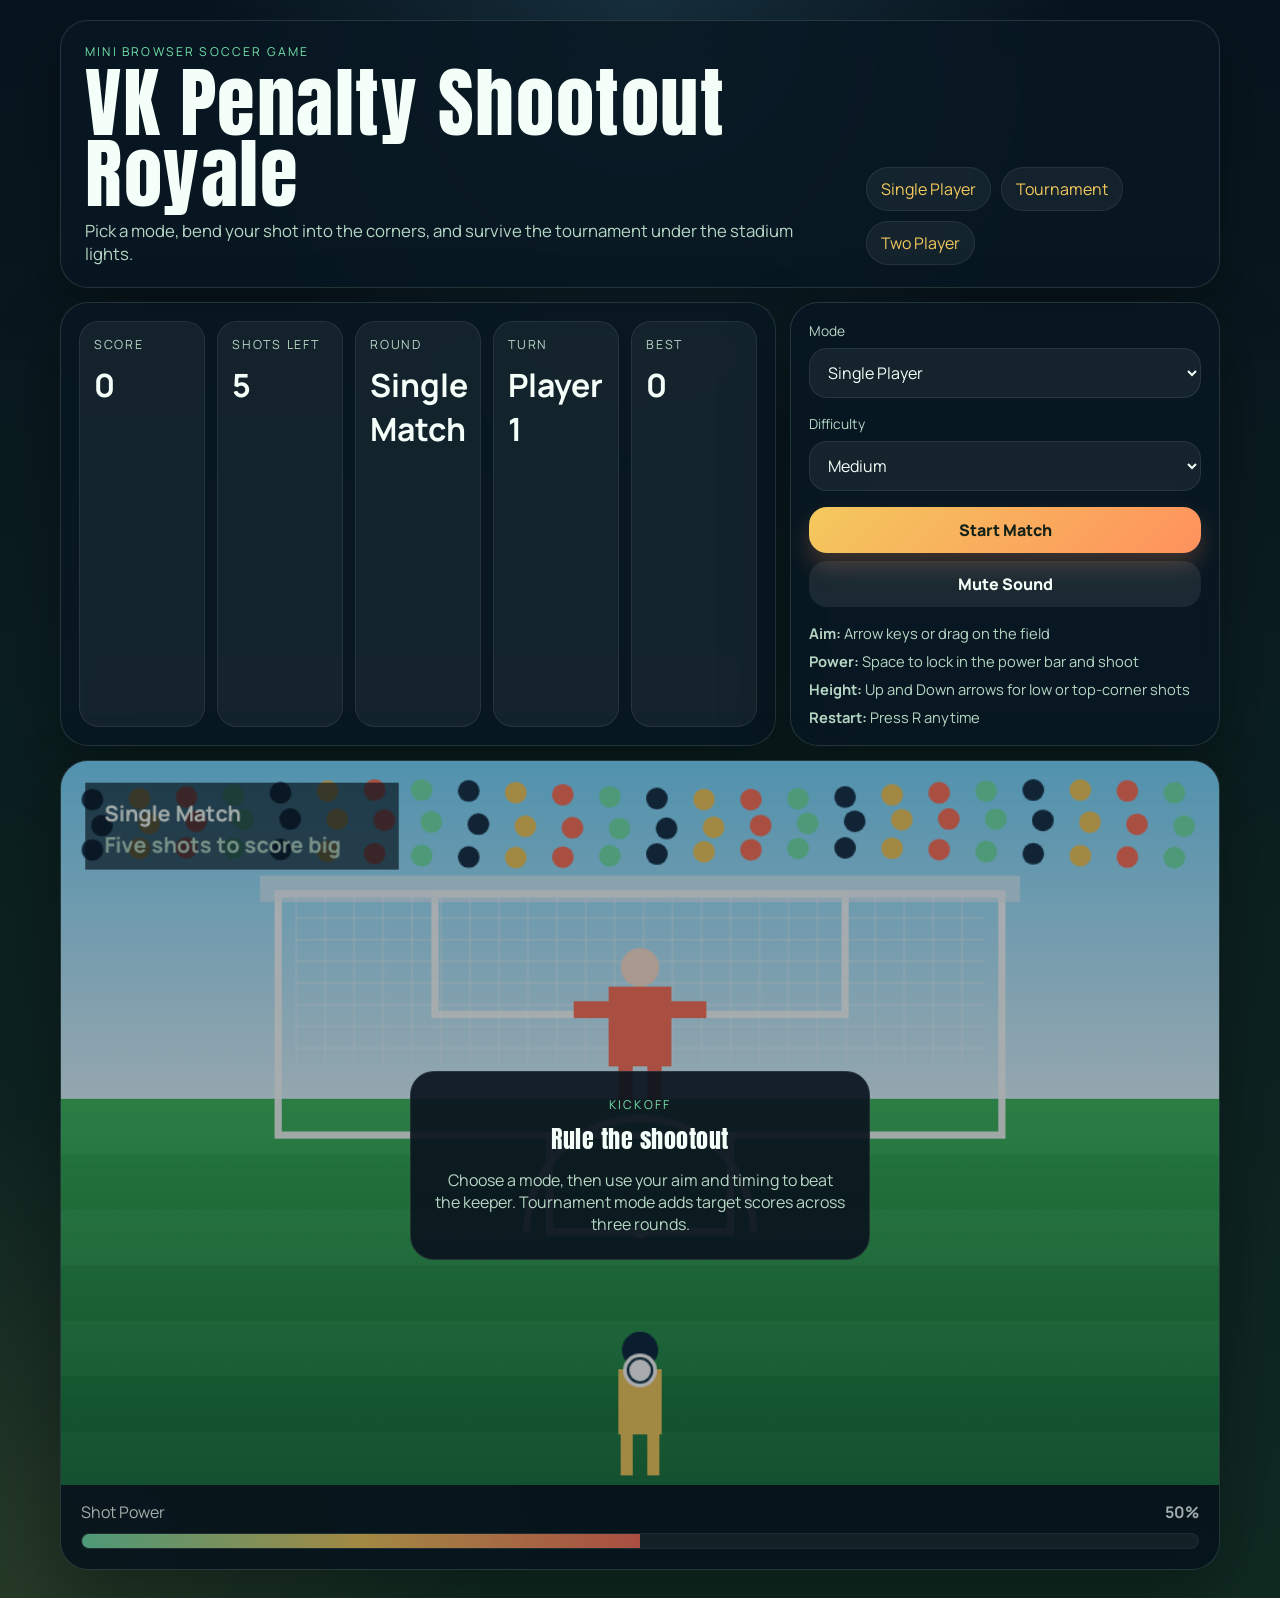
<file: index.html>
<!DOCTYPE html>
<html lang="en">
<head>
  <meta charset="UTF-8">
  <meta name="viewport" content="width=device-width, initial-scale=1.0">
  <title>VK Penalty Shootout Royale</title>
  <link rel="preconnect" href="https://fonts.googleapis.com">
  <link rel="preconnect" href="https://fonts.gstatic.com" crossorigin>
  <link href="https://fonts.googleapis.com/css2?family=Anton&family=Manrope:wght@400;600;700;800&display=swap" rel="stylesheet">
  <link rel="stylesheet" href="styles.css">
</head>
<body>
  <main class="app-shell">
    <section class="hero-card">
      <div>
        <p class="eyebrow">Mini Browser Soccer Game</p>
        <h1>VK Penalty Shootout Royale</h1>
        <p class="subtitle">Pick a mode, bend your shot into the corners, and survive the tournament under the stadium lights.</p>
      </div>

      <div class="hero-badges">
        <span>Single Player</span>
        <span>Tournament</span>
        <span>Two Player</span>
      </div>
    </section>

    <section class="dashboard">
      <div class="hud-card">
        <div class="stat">
          <span class="stat-label">Score</span>
          <strong id="score">0</strong>
        </div>
        <div class="stat">
          <span class="stat-label">Shots Left</span>
          <strong id="shots-left">5</strong>
        </div>
        <div class="stat">
          <span class="stat-label">Round</span>
          <strong id="round-label">Practice</strong>
        </div>
        <div class="stat">
          <span class="stat-label">Turn</span>
          <strong id="turn-label">Player 1</strong>
        </div>
        <div class="stat">
          <span class="stat-label">Best</span>
          <strong id="best-score">0</strong>
        </div>
      </div>

      <aside class="control-card">
        <div class="control-group">
          <label for="mode-select">Mode</label>
          <select id="mode-select">
            <option value="single">Single Player</option>
            <option value="tournament">Tournament</option>
            <option value="duel">Two Player Duel</option>
          </select>
        </div>

        <div class="control-group">
          <label for="difficulty-select">Difficulty</label>
          <select id="difficulty-select">
            <option value="easy">Easy</option>
            <option value="medium" selected>Medium</option>
            <option value="hard">Hard</option>
          </select>
        </div>

        <div class="control-group">
          <button id="start-button" type="button">Start Match</button>
          <button id="mute-button" type="button" class="secondary">Sound On</button>
        </div>

        <div class="help-list">
          <p><strong>Aim:</strong> Arrow keys or drag on the field</p>
          <p><strong>Power:</strong> Space to lock in the power bar and shoot</p>
          <p><strong>Height:</strong> Up and Down arrows for low or top-corner shots</p>
          <p><strong>Restart:</strong> Press R anytime</p>
        </div>
      </aside>
    </section>

    <section class="game-card">
      <canvas id="game" width="960" height="600" aria-label="Soccer penalty shootout game"></canvas>

      <div class="power-panel">
        <div class="power-header">
          <span>Shot Power</span>
          <strong id="power-value">50%</strong>
        </div>
        <div class="power-track">
          <div id="power-fill" class="power-fill"></div>
        </div>
      </div>

      <div class="mobile-controls">
        <div class="mobile-row">
          <button type="button" data-action="left">Left</button>
          <button type="button" data-action="up">High</button>
          <button type="button" data-action="right">Right</button>
        </div>
        <div class="mobile-row">
          <button type="button" data-action="down">Low</button>
          <button type="button" data-action="shoot" class="shoot-button">Shoot</button>
          <button type="button" data-action="restart">Restart</button>
        </div>
      </div>

      <div class="overlay" id="overlay">
        <div class="panel">
          <p class="eyebrow" id="overlay-tag">Kickoff</p>
          <h2 id="overlay-title">Rule the shootout</h2>
          <p id="overlay-text">Choose a mode, then use your aim and timing to beat the keeper. Tournament mode adds target scores across three rounds.</p>
        </div>
      </div>
    </section>
  </main>

  <script src="game.js"></script>
</body>
</html>
</file>
<file: styles.css>
:root {
  --bg-1: #07141e;
  --bg-2: #102a22;
  --card: rgba(8, 23, 34, 0.8);
  --card-border: rgba(210, 245, 221, 0.14);
  --text: #f5fff9;
  --muted: #b6d7c5;
  --gold: #f4c95d;
  --mint: #73e2ac;
  --coral: #ff715b;
  --sky: #78d9ff;
  --shadow: 0 26px 70px rgba(0, 0, 0, 0.32);
}

* {
  box-sizing: border-box;
}

body {
  margin: 0;
  min-height: 100vh;
  font-family: "Manrope", sans-serif;
  color: var(--text);
  background:
    radial-gradient(circle at top, rgba(120, 217, 255, 0.14), transparent 26%),
    radial-gradient(circle at bottom left, rgba(244, 201, 93, 0.1), transparent 24%),
    linear-gradient(180deg, var(--bg-1), var(--bg-2));
}

body::before {
  content: "";
  position: fixed;
  inset: 0;
  background:
    linear-gradient(90deg, transparent 49.5%, rgba(255, 255, 255, 0.03) 50%, transparent 50.5%),
    linear-gradient(transparent 49.5%, rgba(255, 255, 255, 0.03) 50%, transparent 50.5%);
  background-size: 60px 60px;
  opacity: 0.14;
  pointer-events: none;
}

.app-shell {
  width: min(1160px, calc(100% - 24px));
  margin: 0 auto;
  padding: 20px 0 28px;
  display: grid;
  gap: 14px;
}

.hero-card,
.hud-card,
.control-card,
.game-card {
  background: var(--card);
  border: 1px solid var(--card-border);
  border-radius: 28px;
  box-shadow: var(--shadow);
  backdrop-filter: blur(18px);
}

.hero-card {
  padding: 22px 24px;
  display: flex;
  justify-content: space-between;
  gap: 16px;
  align-items: end;
}

.eyebrow {
  margin: 0 0 8px;
  text-transform: uppercase;
  letter-spacing: 0.18em;
  font-size: 0.76rem;
  color: var(--mint);
}

h1,
h2,
p {
  margin: 0;
}

h1,
h2 {
  font-family: "Anton", sans-serif;
  letter-spacing: 0.02em;
  font-weight: 400;
}

h1 {
  font-size: clamp(2.5rem, 7vw, 4.8rem);
  line-height: 0.92;
}

.subtitle {
  margin-top: 10px;
  max-width: 740px;
  color: var(--muted);
  font-size: 1.05rem;
}

.hero-badges {
  display: flex;
  flex-wrap: wrap;
  gap: 10px;
}

.hero-badges span {
  padding: 10px 14px;
  border-radius: 999px;
  border: 1px solid rgba(255, 255, 255, 0.08);
  background: rgba(255, 255, 255, 0.05);
  color: var(--gold);
  white-space: nowrap;
}

.dashboard {
  display: grid;
  grid-template-columns: 1.5fr 0.9fr;
  gap: 14px;
}

.hud-card {
  padding: 18px;
  display: grid;
  grid-template-columns: repeat(5, minmax(0, 1fr));
  gap: 12px;
}

.stat {
  padding: 14px;
  border-radius: 20px;
  background: rgba(255, 255, 255, 0.05);
  border: 1px solid rgba(255, 255, 255, 0.08);
}

.stat-label {
  display: block;
  font-size: 0.78rem;
  color: var(--muted);
  text-transform: uppercase;
  letter-spacing: 0.14em;
}

.stat strong {
  display: block;
  margin-top: 10px;
  font-size: clamp(1.15rem, 2.5vw, 2rem);
}

.control-card {
  padding: 18px;
  display: grid;
  gap: 16px;
}

.control-group {
  display: grid;
  gap: 8px;
}

label {
  font-size: 0.86rem;
  color: var(--muted);
}

select,
button {
  border: 0;
  border-radius: 18px;
  padding: 12px 14px;
  font: inherit;
}

select {
  color: var(--text);
  background: rgba(255, 255, 255, 0.06);
  border: 1px solid rgba(255, 255, 255, 0.08);
}

button {
  font-weight: 800;
  cursor: pointer;
  background: linear-gradient(135deg, var(--gold), #ff915d);
  color: #132117;
  box-shadow: 0 12px 24px rgba(255, 145, 93, 0.24);
}

button.secondary {
  background: rgba(255, 255, 255, 0.08);
  color: var(--text);
  box-shadow: none;
}

.help-list {
  display: grid;
  gap: 8px;
  color: var(--muted);
  font-size: 0.92rem;
}

.game-card {
  position: relative;
  overflow: hidden;
  padding-bottom: 20px;
}

canvas {
  display: block;
  width: 100%;
  height: auto;
  aspect-ratio: 8 / 5;
}

.power-panel {
  padding: 16px 20px 0;
}

.power-header {
  display: flex;
  justify-content: space-between;
  align-items: center;
  margin-bottom: 10px;
}

.power-track {
  height: 16px;
  border-radius: 999px;
  overflow: hidden;
  background: rgba(255, 255, 255, 0.08);
  border: 1px solid rgba(255, 255, 255, 0.08);
}

.power-fill {
  height: 100%;
  width: 50%;
  background: linear-gradient(90deg, var(--mint), var(--gold), var(--coral));
  transition: width 70ms linear;
}

.mobile-controls {
  display: none;
  padding: 16px 20px 0;
  gap: 10px;
}

.mobile-row {
  display: grid;
  grid-template-columns: repeat(3, minmax(0, 1fr));
  gap: 10px;
}

.shoot-button {
  background: linear-gradient(135deg, var(--mint), var(--sky));
}

.overlay {
  position: absolute;
  inset: 0;
  display: grid;
  place-items: center;
  background: rgba(4, 12, 18, 0.34);
  padding: 24px;
  transition: opacity 180ms ease;
}

.overlay.hidden {
  opacity: 0;
  pointer-events: none;
}

.panel {
  width: min(100%, 460px);
  padding: 24px;
  border-radius: 24px;
  text-align: center;
  background: rgba(10, 20, 30, 0.92);
  border: 1px solid rgba(255, 255, 255, 0.1);
}

.panel p:last-child {
  margin-top: 12px;
  color: var(--muted);
}

@media (max-width: 920px) {
  .dashboard {
    grid-template-columns: 1fr;
  }

  .hud-card {
    grid-template-columns: repeat(2, minmax(0, 1fr));
  }
}

@media (max-width: 760px) {
  .app-shell {
    width: min(100% - 14px, 1160px);
  }

  .hero-card {
    flex-direction: column;
    align-items: start;
  }

  .hud-card {
    grid-template-columns: 1fr 1fr;
  }

  .mobile-controls {
    display: grid;
  }
}
</file>
